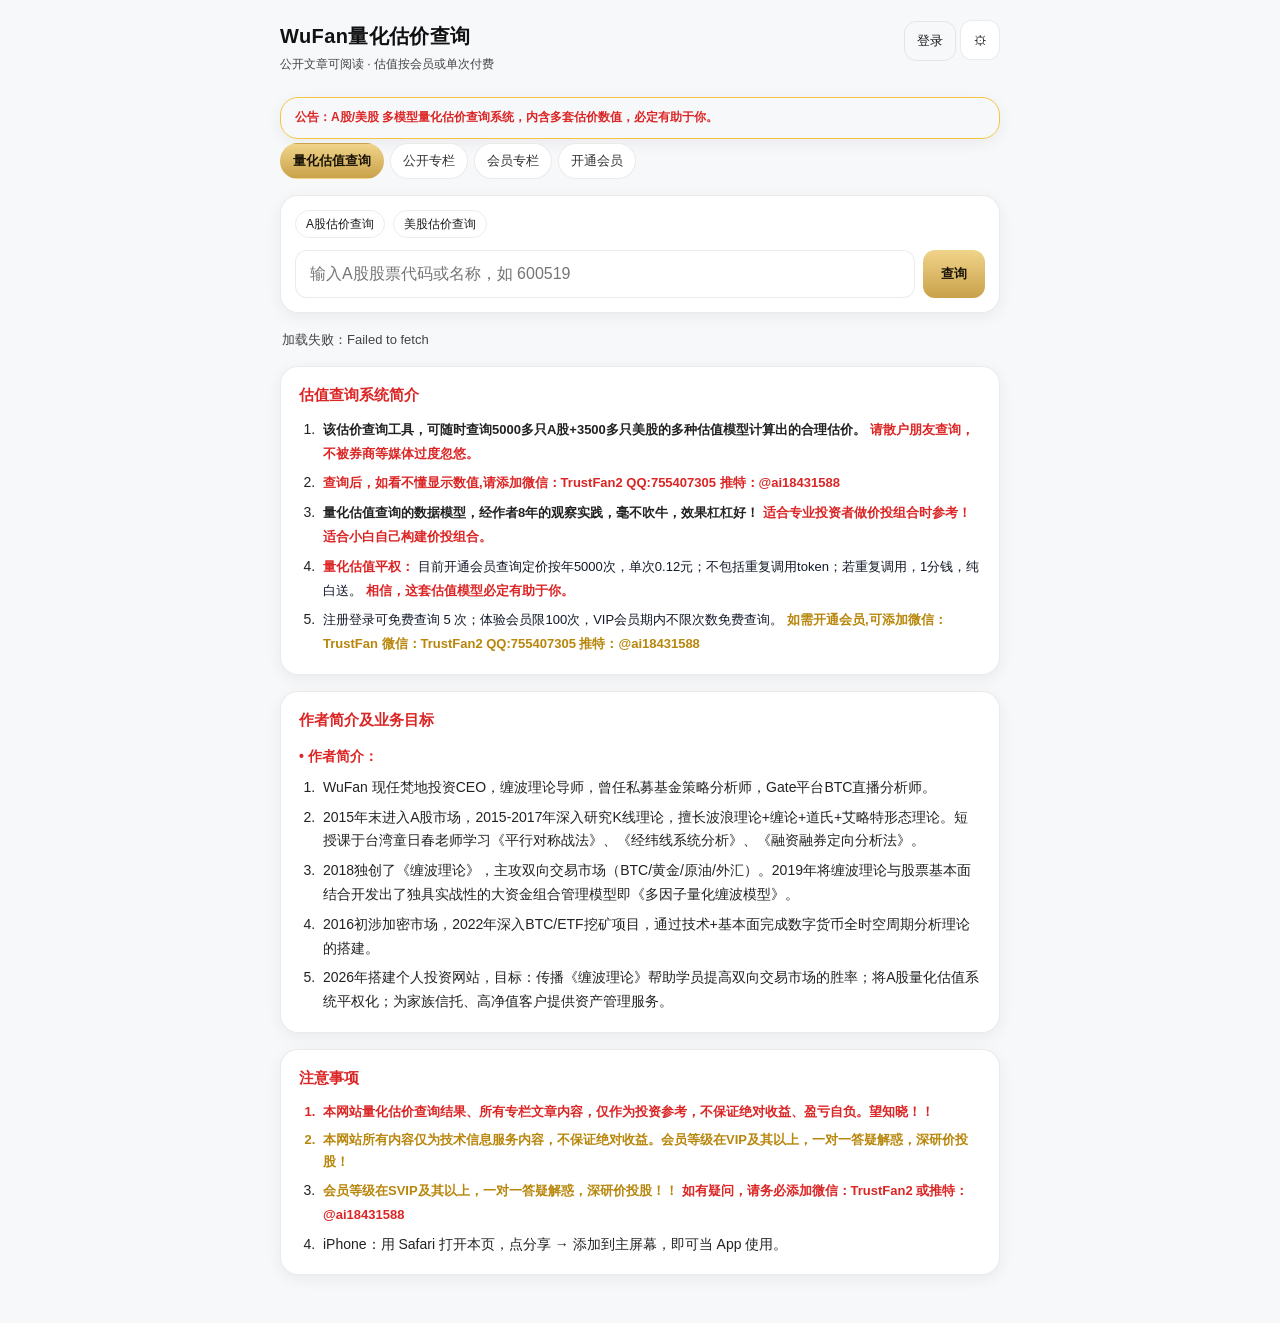
<file: index.html>
<!DOCTYPE html>
<html lang="zh-CN">
<head>
  <meta charset="UTF-8" />
  <meta name="viewport" content="width=device-width, initial-scale=1, viewport-fit=cover" />
  
  <title>WuFan量化估价查询</title>
  <meta name="description" content="WuFan量化估价查询 - A股美股多模型量化估价系统。覆盖5000+只A股与3500+只美股，实时查询合理价与溢价。" /> 
  <meta name="apple-mobile-web-app-capable" content="yes" /> 
  <meta name="mobile-web-app-capable" content="yes" />
  <meta name="apple-mobile-web-app-status-bar-style" content="black-translucent" />
  <meta name="apple-mobile-web-app-title" content="WuFan量化估价查询" />
  <meta name="theme-color" content="#f7f8fa" />
  <link rel="manifest" href="./manifest.json" />
  <link rel="apple-touch-icon" href="./icons/icon.svg" />
  <link rel="icon" href="./icons/icon.svg" />
  <link rel="stylesheet" href="./styles.css" />
</head>
<body>
  <div class="app">
    <header class="header">
      <div class="brand">
        <div>
          <h1>WuFan量化估价查询</h1>
          <div class="sub" id="header-sub">公开文章可阅读 · 估值按会员或单次付费</div>
        </div>
      </div>
      <div class="header-actions">
        <button class="ghost slim" id="btn-account" type="button">登录</button>
        <button class="icon-btn" id="toggle-settings" aria-label="设置">⚙</button>
      </div>
    </header>

    <section class="card notice" style="margin:10px 0;padding:10px 14px;background:transparent;border:0.2px solid #f5c542;">
      <p style="margin:0;color:#dc2626;font-size:12px;text-align:left;font-weight:600;">公告：A股/美股 多模型量化估价查询系统，内含多套估价数值，必定有助于你。</p>
  <!--
       <p style="margin:0;color:#dc2626;font-size:12px;text-align:left;font-weight:600;">WuFan公告：多模型量化估价查询系统，是目前市场上唯一低定价的系统，物超所值！！  </p>
  -->
    </section>

    <nav class="tabs" id="tabs">
      <button class="tab on" data-view="lookup" type="button">量化估值查询</button>
      <button class="tab" data-view="public" type="button">公开专栏</button>
      <button class="tab" data-view="members" type="button">会员专栏</button>
      <button class="tab" data-view="plans" type="button">开通会员</button>
    </nav>


    
    
  <!--    
    <section class="view show" id="view-lookup">
      <section class="search-card">
        <div class="search-row">
          <input id="query" type="text" inputmode="search" autocomplete="off" placeholder="输入A股股票代码或名称，如 600519" /> 
          <button class="primary" id="lookup" type="button">查询</button>
        </div>
        <p class="hint" id="lookup-hint">输入股票代码，即可查。注册登录可免费查询 5 次；体验会员限100次，VIP会员期内可不限次数免费查询。</p>
        <div class="chips" id="chips"></div>

 -->


        <section class="view show" id="view-lookup">
  <section class="search-card">
    <!-- 新增：市场切换 -->
  
    <div class="market-switch" style="display:flex;gap:8px;margin-bottom:12px;">
      <button type="button" class="ghost slim market-btn on" data-market="cn">A股估价查询</button>
      <button type="button" class="ghost slim market-btn" data-market="us">美股估价查询</button>
    </div>
 

     <!--   
  <div class="market-switch">
      <button class="market-btn active" data-market="cn">A股估价查询</button>
      <button class="market-btn" data-market="us">美股估价查询</button>
  </div>
    --> 
    
    <div class="search-row">
      <input id="query" type="text" inputmode="search" autocomplete="off" placeholder="输入A股股票代码或名称，如 600519" /> 
      <button class="primary" id="lookup" type="button">查询</button>
    </div>

        
      </section>
      <p class="status" id="status"></p>
          

      <section class="card paywall" id="paywall">
        <div class="head-row">
          <div class="name-block">
            <div class="code" id="p-code"></div>
            <h2 id="p-name"></h2>
            <div class="industry" id="p-industry"></div>
          </div>
          <div class="badge hold" id="p-badge">待付款</div>
        </div>
        <div class="pay-box">
          <p class="pay-price" id="p-price-line">单次查询估值 <strong id="p-amount">4.9</strong> 元</p>
          <div class="plan-mini" id="pay-alt">
            <p class="hint">开通会员，不限次数查询及免费查看专栏文章。</p>
            <button class="ghost" id="go-plans" type="button">查看会员档位</button>
          </div>
          <img id="p-qr" class="qr" alt="微信收款码" src="./icons/wechat-pay.jpg" />
          <p class="hint">微信扫码付款，备注务必填下面的订单号，否则无法对上。</p>
          <div class="order-line">
            <span>订单号</span>
            <code id="p-order"></code>
            <button class="ghost" id="copy-order" type="button">复制</button>
          </div>
          <p class="pay-note" id="p-note"></p>
          <button class="primary" id="paid-refresh" type="button">我已付款，刷新查询</button>
        </div>
      </section>

      <section class="card result" id="result">
        <div class="head-row">
          <div class="name-block">
            <div class="code" id="r-code"></div>
            <h2 id="r-name"></h2>
            <div class="industry" id="r-industry"></div>
          </div>
          <div class="badge hold" id="r-rating">-</div>
        </div>
        <div class="grid" id="r-fields"></div>
        <div class="note" id="r-note"></div>
      </section>

      <section class="card notice">
        <h3>估值查询系统简介</h3>
        <ol>
          
            <li>
                  <span style="font-weight:600;font-size:13px;">该估价查询工具，可随时查询5000多只A股+3500多只美股的多种估值模型计算出的合理估价。</span>
                  <span style="color:#dc2626;font-weight:600;font-size:13px;">请散户朋友查询，不被券商等媒体过度忽悠。</span>
            </li>
          
            <li><span style="color:#dc2626;font-weight:600; font-size:13px;">查询后，如看不懂显示数值,请添加微信：TrustFan2  QQ:755407305  推特：@ai18431588 </span></li>

            <li>
               <!--
               <span style="font-weight:600;font-size:13px;">量化估值查询的数据模型，经作者8年的观察实践，组合预期年化收益率25-35%！</span>
               -->
              
               <span style="font-weight:600;font-size:13px;">量化估值查询的数据模型，经作者8年的观察实践，毫不吹牛，效果杠杠好！</span>
               <span style="color:#dc2626;font-weight:600;font-size:13px;">适合专业投资者做价投组合时参考！适合小白自己构建价投组合。</span>
            </li>
          
            <li>
                   <span style="color:#dc2626;font-weight:600;font-size:13px;">量化估值平权：</span>
                   <span style="color:#111827;font-size:13px;">目前开通会员查询定价按年5000次，单次0.12元；不包括重复调用token；若重复调用，1分钱，纯白送。</span>
                   <span style="color:#dc2626;font-weight:600;font-size:13px;">相信，这套估值模型必定有助于你。</span>
            </li>

            <li>
               <span style="color:#111827;font-size:13px;"> 注册登录可免费查询 5 次；体验会员限100次，VIP会员期内不限次数免费查询。</span>
               <span style="color:#b8860b;font-weight:600;font-size:13px;">如需开通会员,可添加微信：TrustFan   微信：TrustFan2  QQ:755407305 推特：@ai18431588 </span>
           </li>
          
          
        <!--
          
          <li>
            若您查询的个股为：银行、保险、证券、中国石油、中国石化等大蓝筹，
            <ol>
              <li>若当前市场价低于 GXLGJ, 可 2-3 成仓买入长期持有；</li>
              <li>若当前市场价介于 GXLGJ 与 X1GJ 之间, 可 2 成仓买入长期持有；</li>
              <li>若当前市场价介于 X1GJ 与 X2GJ 之间，可 1-2 成仓买入长期持有，1-2 成仓波动操作；</li>
              <li>若当前市场价介于 X2GJ 与 X3GJ 之间，最好仅使用 1-2 成仓波动操作；</li>
              <li>若当前市场价高于 X3GJ，最好不要碰，不要参与；</li>
            </ol>
          </li>
          <li>
            若您查询的个股为：制造业、ICT 类、医药类，
            <ol>
              <li>若当前市场价低于 X0GJ，可 3-4 成仓买入长期持有；</li>
              <li>若当前市场价介于 X0GJ 与 X1GJ 之间，可 2-3 成仓买入长期持有；</li>
              <li>若当前市场价介于 X1GJ 与 X2GJ 之间，可 1-2 成仓买入长期持有，1-2 成仓波动操作；</li>
              <li>若当前市场价介于 X2GJ 与 X3GJ 之间，最好仅使用 2-3 成仓波动操作；</li>
              <li>若当前市场价高于 X3GJ，最好不要碰，不要参与；</li>
            </ol>
          </li>
       -->
  
  <!--
       
          <li>
            若您查询的个股为：银行、保险、证券、中国石油、中国石化等大蓝筹，
            <ol>
              <li>若当前市场价低于 GXLGJ, 可 2-3 成仓买入长期持有；</li>
              <li>若当前市场价介于 GXLGJ 与 X1GJ 之间, 可 2 成仓买入长期持有；</li>
              <li>若当前市场价介于 X1GJ 与 X2GJ 之间，可 1-2 成仓买入长期持有，1-2 成仓波动操作；</li>
              <li>若当前市场价介于 X2GJ 与 X3GJ 之间，最好仅使用 1-2 成仓波动操作；</li>
              <li>若当前市场价高于 X3GJ，最好不要碰，不要参与；</li>
            </ol>
          </li>
          <li>
            若您查询的个股为：制造业、ICT 类、医药类，
            <ol>
              <li>若当前市场价低于 X0GJ，可 2-3成仓买入长期持有；</li>
              <li>若当前市场价介于 X0GJ 与 X1GJ 之间，可 1-3 成仓买入长期持有；</li>
              <li>若当前市场价介于 X1GJ 与 X2GJ 之间，可 1-2 成仓买入长期持有，1-2 成仓波动操作；</li>
              <li>若当前市场价介于 X2GJ 与 X3GJ 之间，最好仅使用 2-3 成仓波动操作；</li>
              <li>若当前市场价高于 X3GJ，最好不要碰，不要参与；</li>
            </ol>
          </li> 
  
    -->        
        </ol>
      </section>



  

          


      
      <section class="card notice" id="intro">
        <h3>作者简介及业务目标</h3>
     <p style="color:#dc2626;font-weight:600;margin:12px 0 8px; font-size:14px; "><span style="font-size:14px;">•</span>  作者简介：</p>
        <ol>
          <li>WuFan 现任梵地投资CEO，缠波理论导师，曾任私募基金策略分析师，Gate平台BTC直播分析师。</li>
          <li>2015年末进入A股市场，2015-2017年深入研究K线理论，擅长波浪理论+缠论+道氏+艾略特形态理论。短授课于台湾童日春老师学习《平行对称战法》、《经纬线系统分析》、《融资融券定向分析法》。</li>
          <li>2018独创了《缠波理论》，主攻双向交易市场（BTC/黄金/原油/外汇）。2019年将缠波理论与股票基本面结合开发出了独具实战性的大资金组合管理模型即《多因子量化缠波模型》。</li>
          <li>2016初涉加密市场，2022年深入BTC/ETF挖矿项目，通过技术+基本面完成数字货币全时空周期分析理论的搭建。</li>
          <li>2026年搭建个人投资网站，目标：传播《缠波理论》帮助学员提高双向交易市场的胜率；将A股量化估值系统平权化；为家族信托、高净值客户提供资产管理服务。</li>
        </ol>



          
   <!--
    
    <p style="color:#dc2626;font-weight:600;margin:12px 0 8px; font-size:14px; "><span style="font-size:14px;">•</span> 业务目标：</p>
        <ol>
          <li>量化估值平权：本站量化估值查询系统，提供A股5000多只个股多种估值模型估价查询，开通体验会员单次查询低于1元，VIP单次低至0.18元。</li>
          <li>专业投资赋能：量化估值查询为专业投资者节省估价时间成本，尊享VIP为专业投资节省投研时间成本。</li>
          <li>缠波理论授课：传播《缠波理论》，帮助学员提高双向交易市场的胜率。</li>
          <li>高净增值服务: 为高净值客户200w以上制定价投组合稳增定制服务，可签订资管委托协议合同。</li>
          <li>家族信托服务: 为家族大资金客户2000w以上制定定制化资产增值服务，可签订资管委托协议合同。</li>
        </ol>

          

      <p style="color:#dc2626;font-weight:600;margin:12px 0 8px;font-size:14px;"><span style="font-size:14px;">•</span> 联系方式：</p>  
      <div style="display:flex;gap:30px;flex-wrap:wrap;margin-left:18px;align-items:flex-start;">

            <div style="text-align:center;">
               <img src="./icons/wechat-qr.jpg" alt="企业微信二维码" style="width:180px;height:200px;object-fit:contain;border-radius:12px;background:#fff;border:1px solid #eee;" />
               <p style="margin:1px 0 0;color:#b8860b;font-weight:600;font-size:13px;">扫码或长按添加企业微信</p>
           </div>



          
           <div style="text-align:center;">
               <img src="./icons/wechat-gr.jpg" alt="个人微信二维码" style="width:180px;height:200px;object-fit:contain;border-radius:12px;background:#fff;border:1px solid #eee;" />
               <p style="margin:1px 0 0;color:#b8860b;font-weight:600;font-size:13px;">扫码或长按添加个人微信</p>
           </div>

           <div style="text-align:center;">
               <img src="./icons/qrcode-qq.jpg" alt="QQ群二维码" style="width:180px;height:200px;object-fit:contain;border-radius:12px;background:#fff;border:1px solid #eee;" />
               <p style="margin:1px 0 0;color:#b8860b;font-weight:600;font-size:13px;">QQ扫二维码 进入群聊</p>
           </div> 

        
           <div style="text-align:center;">
               <img src="./icons/telegram-qr.jpg" alt="QQ群二维码" style="width:180px;height:200px;object-fit:contain;border-radius:12px;background:#fff;border:1px solid #eee;" />
               <p style="margin:1px 0 0;color:#b8860b;font-weight:600;font-size:13px;">Telegram扫码 进电推群</p>
           </div> 

          

          <div style="text-align:center;">
               <img src="./icons/qrcode-qq2.jpg" alt="QQ群二维码" style="width:180px;height:200px;object-fit:contain;border-radius:12px;background:#fff;border:1px solid #eee;" />
               <p style="margin:1px 0 0;color:#b8860b;font-weight:600;font-size:13px;">QQ扫二维码 进入Q2群</p>
           </div> 
          
       </div>
      -->   
 
       
      </section>
        
 </section>

      
        



    

          




<section class="view" id="view-public">
  <div class="card notice" style="margin: 12px 12px 8px;">
    <h3 style="margin: 0 0 6px; font-size: 15px; color: #dc2626;">公开专栏</h3>
    <p style="color:#dc2626; font-size:13px; margin:0; font-weight:500; line-height:1.5;">
      【公告：体验栏1进2策略将每周统计一次，追踪周效果。】
    </p>
  </div>
  <div class="list" id="public-list" style="padding: 0 12px;">
    <!-- 文章列表由 JS 加载 -->
  </div>
</section>
    





    <section class="view" id="view-members">
      <div class="card notice" id="members-gate">
        <h3>会员专栏</h3>
            <p style="color:#dc2626;font-size:12.5px;">0】游客：    仅可看标题和简介。登录开通会员可看完整全文。</p>
            <p style="color:#dc2626;font-size:12.5px;">1】体验vip： 仅可看体验栏文章，1进2策略，盘前5min量化选出标的，属于超短线。</p>
            <p style="color:#dc2626;font-size:12.5px;">2】普通vip： 可看体验+vip栏，VIP栏追踪10cm+20cm趋势性机会，属于中短线。</p>
            <p style="color:#dc2626;font-size:12.5px;">3】超级VIP： 可看体验+VIP+SVIP栏；SVIP栏主从估值角度，追踪中长线确定性机会，属于中长线资产组合标的。</p>
            <p style="color:#dc2626;font-size:12.5px;">4】尊享VIP： 可看全部栏+尊享投研服务（深研价投票）+ 股指关键预警分析+ 一对一答疑解惑+不定期缠波理论授课服务。</p>
            <p style="color:#dc2626;font-size:12.5px;">5】外盘VIP： 仅可查看外盘栏（BTC/黄金/原油/美股/外汇/内盘期货）的投资策略及时机文章，极高胜率才发文，大概每周仅有1-2篇！</p>
        <div class="actions">
          <button class="primary" id="members-login" type="button">登录</button>
          <button class="ghost" id="members-plans" type="button">开通会员</button>
        </div>
      </div>
      <div class="tabs" id="member-tabs">
        <button class="tab on" data-level="trial" type="button">体验栏</button>
        <button class="tab" data-level="vip" type="button">VIP栏</button>
        <button class="tab" data-level="svip" type="button">SVIP栏</button>
        <button class="tab" data-level="ssvip" type="button">尊享栏</button>
        <button class="tab" data-level="foreign" type="button">外盘栏</button>
      </div>
      <div class="list" id="member-list"></div>
    </section>

    <section class="view" id="view-article">
      <button class="ghost slim" id="article-back" type="button">← 返回列表</button>
      <article class="card article" id="article-box"></article>
    </section>

    <section class="view" id="view-plans">
      <section class="card notice">
        <h3>会员档位</h3>
        <p style="color:#dc2626;font-size:12.5px;">1】扫码支付+填入付款金额+点添加备注，再填：页面生成的订单号；点付款</p>
        <p style="color:#dc2626;font-size:12.5px;">2】支付成功后，请等1分钟，作者在管理页确认到账后立即生效。</p>
        <p style="color:#dc2626;font-size:12.5px;">3】或添加微信：TrustFan2 后,联系开通。　</p>
      </section>
      <div class="plan-grid" id="plan-grid"></div>
      <section class="card paywall" id="vip-paywall">
        <div class="pay-box">
          <p class="pay-price">开通 <span id="v-plan-name">会员</span> <strong id="v-amount">99</strong> 元</p>
          <img class="qr" alt="微信收款码" src="./icons/wechat-pay.jpg" />
          <p class="hint" style="font-weight:700;font-size:16px;color:#dc2626;">扫码转账备注处：必须填下面订单号。</p>
          <div class="order-line">
            <span>订单号</span>
            <code id="v-order"></code>
            <button class="ghost" id="copy-vip-order" type="button">复制</button>
          </div>
          <p class="pay-note">付款后如未到账，微信：TrustFan2 或推特：@ai18431588</p>
          <button class="primary" id="vip-refresh" type="button">我已付款，刷新会员状态</button>
        </div>
      </section>
    </section>

    <section class="view" id="view-me">
      <section class="card notice" id="me-box"></section>
    </section>

    <section class="panel" id="settings">
      <h3>数据源设置</h3>
      <p>正式环境把估值表放阿里云 OSS / 腾讯云 COS 私有桶，网页只填云函数地址。会员与文章也走同一云函数；未上线新接口时使用本机演示数据。</p>
      <label for="api-url">云函数地址</label>
      <input id="api-url" type="url" placeholder="https://xxx.tencentscf.com" />
      <label for="csv-url">本地演示 CSV</label>
      <input id="csv-url" type="url" placeholder="./data/stocks.csv" />
      <div class="actions">
        <button class="primary" id="save-url" type="button">保存并加载</button>
        <button class="ghost" id="reset-url" type="button">恢复默认</button>
      </div>
      <p style="margin-top:14px;">iPhone 用法：Safari 打开本页 → 分享 → 添加到主屏幕。</p>
    </section>







    
    <section class="card notice">
      <h3>注意事项</h3>
      <ol>
        
        <li style="color:#dc2626;font-weight:600;font-size:13px;">本网站量化估价查询结果、所有专栏文章内容，仅作为投资参考，不保证绝对收益、盈亏自负。望知晓！！</li>
        <li style="color:#b8860b;font-weight:600;font-size:13px;">本网站所有内容仅为技术信息服务内容，不保证绝对收益。会员等级在VIP及其以上，一对一答疑解惑，深研价投股！</li>
       
   <!--
        <li style="color:#b8860b;font-weight:600;font-size:13px;">会员等级在VIP及其以上，一对一答疑解惑，深研价投股。如有疑问，请务必添加微信：TrustFan2 或推特：@ai18431588 </li>
   -->
           <li>
               <span style="color:#b8860b;font-weight:600;font-size:13px;">会员等级在SVIP及其以上，一对一答疑解惑，深研价投股！！</span>
               <span style="color:#dc2626;font-weight:600;font-size:13px;">如有疑问，请务必添加微信：TrustFan2 或推特：@ai18431588</span>
           </li>
      <!--
        <li>估值数据由作者每周或每月更新。专栏文章里的表格以截图形式呈现。</li>
      -->
        <li>iPhone：用 Safari 打开本页，点分享 → 添加到主屏幕，即可当 App 使用。</li>
      </ol>
    </section>

   <!-- 
     <footer>
       研究笔记仅供参考，不构成投资建议。付款后请保留订单号以便核对。
     </footer>
   -->
    
  </div>




  
  
  <div class="modal" id="login-modal" hidden>
    <div class="modal-card">
      <h3>手机号登录</h3>
      <p class="hint"> 国内手机号 + 短信验证码，验证码约 5 分钟内有效。</p>
      <label for="login-phone">手机号</label>
      <input id="login-phone" type="tel" inputmode="numeric" maxlength="11" placeholder="11 位手机号" />
      <label for="login-code">验证码</label>
      <div class="search-row">
        <input id="login-code" type="text" inputmode="numeric" maxlength="6" placeholder="6 位验证码" />
        <button class="ghost" id="send-sms" type="button">发送</button>
      </div>
      <p class="hint" id="login-msg"></p>
      <div class="actions">
        <button class="primary" id="do-login" type="button">登录</button>
        <button class="ghost" id="close-login" type="button">取消</button>
      </div>
    </div>
  </div>

  <script src="./app.js?v=24"></script>
</body>
</html>
</file>
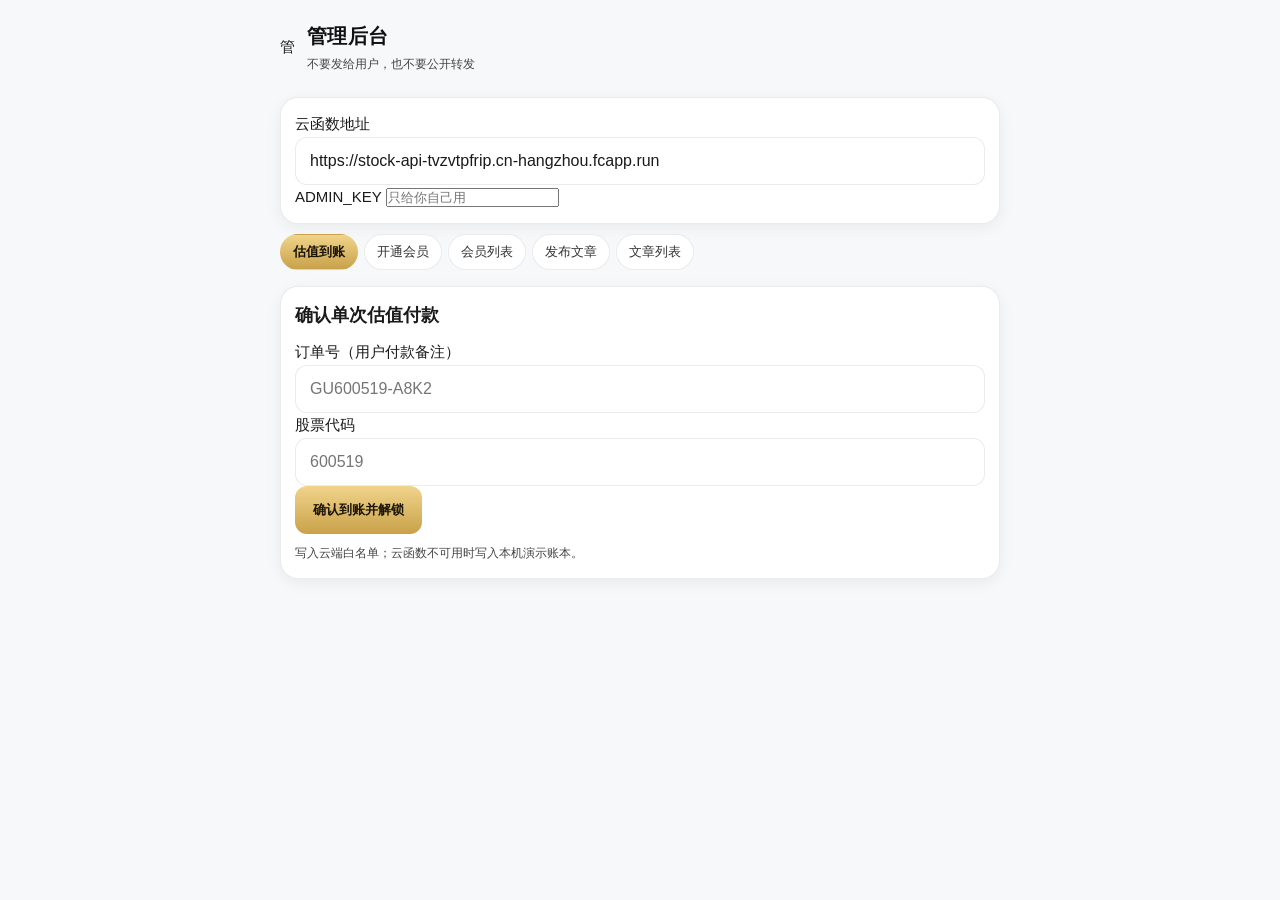
<file: admin.html>
<!DOCTYPE html>
<html lang="zh-CN">
<head>
  <meta charset="UTF-8" />
  <meta name="viewport" content="width=device-width, initial-scale=1" />
  <title>管理后台</title>
  <link rel="stylesheet" href="./styles.css" />
</head>
<body>
  <div class="app">
    <header class="header">
      <div class="brand">
        <div class="logo">管</div>
        <div>
          <h1>管理后台</h1>
          <div class="sub">不要发给用户，也不要公开转发</div>
        </div>
      </div>
    </header>

    <section class="search-card">
      <label for="api">云函数地址</label>
      <input id="api" type="url" placeholder="https://你的云函数域名" />
      <label for="key">ADMIN_KEY</label>
      <input id="key" type="password" placeholder="只给你自己用" />
    </section>

    <nav class="tabs">
      <button class="tab on" data-pane="paid" type="button">估值到账</button>
      <button class="tab" data-pane="vip" type="button">开通会员</button>
      <button class="tab" data-pane="members" type="button">会员列表</button>
      <button class="tab" data-pane="post" type="button">发布文章</button>
      <button class="tab" data-pane="list" type="button">文章列表</button>
    </nav>


    <section class="search-card pane show" id="pane-paid">
      <h3>确认单次估值付款</h3>
      <label for="order">订单号（用户付款备注）</label>
      <input id="order" type="text" placeholder="GU600519-A8K2" />
      <label for="code">股票代码</label>
      <input id="code" type="text" placeholder="600519" />
      <div class="actions">
        <button class="primary" id="unlock" type="button">确认到账并解锁</button>
      </div>
      <p class="hint" id="msg-paid">写入云端白名单；云函数不可用时写入本机演示账本。</p>
    </section>

    <section class="search-card pane" id="pane-vip">
      <h3>确认会员付款</h3>
      <label for="vip-phone">用户手机号</label>
      <input id="vip-phone" type="tel" placeholder="13800000000" />
      <label for="vip-order">订单号</label>
      <input id="vip-order" type="text" placeholder="VIP-TRIAL-7D-XXXX" />
      <label for="vip-plan">开通档位</label>
  
      <select id="vip-plan">
        <option value="trial">   体验会员  · 7 天</option>
        <option value="vip">         VIP  · 6 个月</option>
        <option value="svip">    超级VIP · 12 个月</option>
        <option value="ssvip">   尊享VIP · 12 个月</option>
        <option value="foreign"> 外盘VIP· 12 个月</option>
        <option value="query">   A股专属估值VIP · 12 个月</option>
        <option value="usquery"> 美股专属估值VIP · 12 个月</option>
       
      </select>



      
      <div class="actions">
        <button class="primary" id="unlock-vip" type="button">确认到账并开通</button>
      </div>
      <p class="hint" id="msg-vip">从付款日起算时长。升级不叠加旧套餐剩余天数。</p>
    </section>

    <section class="search-card pane" id="pane-post">
      <h3>发布 / 更新文章</h3>
      <p class="hint">文字可以直接打。图片：可点「选择文件」，也可以把截图复制后，在对应文字框里 Ctrl+V 粘贴。完整估值表请贴到非公开文字框。</p>
      <label for="art-id">文章 ID（可自动生成）</label>
      <input id="art-id" type="text" placeholder="留空则自动生成" />
      <label for="art-title">标题</label>
      <input id="art-title" type="text" placeholder="文章标题" />
      <label for="art-summary">列表简介</label>
      <input id="art-summary" type="text" placeholder="一两句话" />
      <label for="art-vis">类型</label>

     <select id="art-vis">
        <option value="members" selected>会员文章（游客仅可看标题）</option>
       <option value="public">公开文章（游客可读公开区）</option>
     </select>

      
      <label for="art-level">非公开区最低档</label>
      <select id="art-level">
        <option value="trial">体验会员</option>
        <option value="vip">VIP</option>
        <option value="svip">超级VIP</option>
        <option value="ssvip">尊享VIP</option>
        <option value="foreign">外盘VIP</option> 
        
      </select>
      <label for="art-public">公开文字</label>
      <textarea id="art-public" rows="6" placeholder="游客可见的文字。可在此框 Ctrl+V 粘贴示意图截图。"></textarea>
      <label>公开图片（可选示意图）</label>
      <input id="art-pub-files" type="file" accept="image/*" multiple />
      <div class="preview" id="prev-pub"></div>
      <label for="art-private">非公开文字</label>
      <textarea id="art-private" rows="6" placeholder="会员可见的说明。完整表格截图在此框 Ctrl+V 粘贴。"></textarea>
      <label>非公开图片（完整表格截图）</label>
      <input id="art-pri-files" type="file" accept="image/*" multiple />
      <div class="preview" id="prev-pri"></div>
      <div class="actions">
        <button class="primary" id="save-art" type="button">发布文章</button>
        <button class="ghost" id="export-art" type="button">导出 JSON</button>
      </div>
      <p class="hint" id="msg-art">云函数未上线时，文章保存在这台浏览器，并写入 data 导出文件供你上传仓库。</p>
    </section>

    <section class="search-card pane" id="pane-list">
    <h3>已发布</h3>
      <div class="tabs" id="admin-art-tabs">
        <button class="tab on" type="button" data-filter="public">公开栏</button>
        <button class="tab" type="button" data-filter="trial">体验栏</button>
        <button class="tab" type="button" data-filter="vip">VIP栏</button>
        <button class="tab" type="button" data-filter="svip">SVIP栏</button>
        <button class="tab" type="button" data-filter="ssvip">尊享VIP栏</button>
        <button class="tab" type="button" data-filter="foreign">外盘栏</button>
        
   </div>
  <div id="art-list" class="list"></div>

    </section>
   

    <section class="search-card pane" id="pane-members">
      <h3>会员列表</h3>
    
        <div id="member-cols">
        <div>
          <h3>已开通</h3>
          <div id="user-list" class="list"></div>
        </div>
        <div>
          <h3>未开通</h3>
          <div id="guest-list" class="list"></div>
        </div>
      </div>
    </section>



    

    
  </div>

  <style>
    .pane { display: none; }
    .pane.show { display: block; }
 
select, textarea {
  width: 100%;
  border-radius: 12px;
  border: 1px solid #ddd;
  background: #ffffff;
  color: #1a1a1a;
  padding: 12px 14px;
  font-size: 15px;
  font-family: inherit;
}
 
    textarea { min-height: 120px; resize: vertical; }
    .preview img { width: 100%; margin-top: 8px; border-radius: 12px; }
    h3 { margin-bottom: 10px; }
    #member-cols {
       display: grid;
       grid-template-columns: 1fr;
       gap: 12px;
      }
      @media (min-width: 800px) {
      #member-cols { grid-template-columns: 1fr 1fr; }
  }

  </style>

  <script>
    const STORE_KEY = "vango-local-db";
   
  //  const PLANS = { trial: { days: 7 }, vip: { days: 180 }, svip: { days: 365 }, ssvip: { days: 365 }, foreign: { days: 365 } };//


    const PLANS = { trial: { days: 7 }, vip: { days: 180 }, svip: { days: 365 }, ssvip: { days: 365 }, foreign: { days: 365 } ,query: { days: 365 },usquery: { days: 365 }    };



    
    
    const $ = (id) => document.getElementById(id);
    const loadDb = () => {
      try { return Object.assign({ users: {}, orders: [], articles: [] }, JSON.parse(localStorage.getItem(STORE_KEY) || "{}")); }
      catch { return { users: {}, orders: [], articles: [] }; }
    };
    const saveDb = (db) => localStorage.setItem(STORE_KEY, JSON.stringify(db));

    $("api").value = localStorage.getItem("admin-api") || "https://stock-api-tvzvtpfrip.cn-hangzhou.fcapp.run";
    $("key").value = localStorage.getItem("admin-key") || "";

document.querySelectorAll(".tabs .tab[data-pane]").forEach((btn) => {
  btn.onclick = () => {
    document.querySelectorAll(".tabs .tab[data-pane]").forEach((b) => b.classList.remove("on"));
    btn.classList.add("on");
    document.querySelectorAll(".pane").forEach((p) => p.classList.remove("show"));
    $("pane-" + btn.dataset.pane).classList.add("show");
    if (btn.dataset.pane === "list") renderList();
    if (btn.dataset.pane === "members") renderUsers();
  };
});

    
    async function postAdmin(path, body) {
      const api = $("api").value.replace(/\/$/, "");
      const key = $("key").value.trim();
      localStorage.setItem("admin-api", api);
      localStorage.setItem("admin-key", key);
      const res = await fetch(api + path, {
        method: "POST",
        headers: { "Content-Type": "application/json", "X-Admin-Key": key },
        body: JSON.stringify(body)
      });
      return res.json();
    }

    $("unlock").onclick = async () => {
      const order = $("order").value.trim();
      const code = $("code").value.trim();
      $("msg-paid").textContent = "提交中…";
      try {
        const data = await postAdmin("/paid", { order, code });
        $("msg-paid").textContent = data.ok
          ? "已写入云端白名单。让用户再点刷新。"
          : ("云端失败：" + (data.message || "") + "，改写本机账本。");
        if (!data.ok) throw new Error("fallback");
      } catch {
        const db = loadDb();
        db.orders.push({ orderId: order, type: "query", code, status: "paid", createdAt: Date.now() });
        saveDb(db);
        $("msg-paid").textContent = "云函数不可用，已写入本机演示账本。同一浏览器的前台刷新可解锁。";
      }
    };

    $("unlock-vip").onclick = async () => {
      const phone = $("vip-phone").value.trim();
      const order = $("vip-order").value.trim();
      const planId = $("vip-plan").value;
      if (!/^1[3-9]\d{9}$/.test(phone)) {
        $("msg-vip").textContent = "手机号不正确";
        return;
      }
      $("msg-vip").textContent = "提交中…";
      
        try {
        const data = await postAdmin("/admin/vip", { phone, order, plan: planId, planId });
        if (data && data.ok) {
          $("msg-vip").textContent = "已在云端开通。让用户刷新会员状态。";
          return;
        }
        $("msg-vip").textContent = "云端失败：" + ((data && data.message) || "无返回");
      } catch (err) {
        $("msg-vip").textContent = "请求失败：" + (err && err.message ? err.message : String(err));
      }
    };

    const pubFiles = [];
    const priFiles = [];

    function readFiles(input, bucket, previewId) {
      const list = Array.from(input.files || []);
      Promise.all(list.map((file) => new Promise((resolve) => {
        const reader = new FileReader();
        reader.onload = () => resolve(reader.result);
        reader.readAsDataURL(file);
      }))).then((urls) => {
        bucket.length = 0;
        urls.forEach((u) => bucket.push(u));
        const box = $(previewId);
        box.innerHTML = "";
        urls.forEach((src) => {
          const img = document.createElement("img");
          img.src = src;
          box.appendChild(img);
        });
      });
    }

    $("art-pub-files").onchange = () => readFiles($("art-pub-files"), pubFiles, "prev-pub");
    $("art-pri-files").onchange = () => readFiles($("art-pri-files"), priFiles, "prev-pri");

    function addImageData(bucket, previewId, dataUrl) {
      bucket.push(dataUrl);
      const box = $(previewId);
      const img = document.createElement("img");
      img.src = dataUrl;
      box.appendChild(img);
    }

    function bindPaste(textareaId, bucket, previewId) {
      $(textareaId).addEventListener("paste", (e) => {
        const items = e.clipboardData && e.clipboardData.items;
        if (!items) return;
        let got = false;
        for (const item of items) {
          if (item.type && item.type.indexOf("image") === 0) {
            got = true;
            const file = item.getAsFile();
            const reader = new FileReader();
            reader.onload = () => addImageData(bucket, previewId, reader.result);
            reader.readAsDataURL(file);
          }
        }
        if (got) {
          e.preventDefault();
          $("msg-art").textContent = "已粘贴图片，发布时会随文章保存。";
        }
      });
    }
    bindPaste("art-public", pubFiles, "prev-pub");
    bindPaste("art-private", priFiles, "prev-pri");
    var savedPublishedAt = 0;

    function currentArticle() {
      var now = Date.now();
      return {
        id: $("art-id").value.trim() || ("art-" + now),
        title: $("art-title").value.trim(),
        summary: $("art-summary").value.trim(),
        visibility: $("art-vis").value,
        minLevel: $("art-level").value,
        publicBody: $("art-public").value,
        privateBody: $("art-private").value,
        publicImages: pubFiles.slice(),
        privateImages: priFiles.slice(),
        published: true,
        publishedAt: savedPublishedAt || now,
        createdAt: savedPublishedAt || now,
        updatedAt: now
      };
    }

    
    $("save-art").onclick = async () => {
      const article = currentArticle();
      if (!article.title) {
        $("msg-art").textContent = "请填写标题";
        return;
      }
      $("msg-art").textContent = "保存中…";
      try {
        const data = await postAdmin("/admin/article", article);
        if (data.ok) {
         $("msg-art").textContent = article.visibility === "public"
          ? "已发布到 GitHub 公开栏。"
          : "已发布到云端。";
          return;
        }
        throw new Error("fallback");
      } catch {
        const db = loadDb();
        const idx = db.articles.findIndex((a) => a.id === article.id);
        if (idx >= 0) db.articles[idx] = article;
        else db.articles.push(article);
        saveDb(db);
        $("msg-art").textContent = "已保存到本机。用户打开同一浏览器即可看到。正式环境请接云函数，勿把完整表截图提交到公开仓库。";
        $("art-id").value = article.id;
      }
    };

    $("export-art").onclick = () => {
      const db = loadDb();
      const blob = new Blob([JSON.stringify(db.articles || [], null, 2)], { type: "application/json" });
      const a = document.createElement("a");
      a.href = URL.createObjectURL(blob);
      a.download = "articles.json";
      a.click();
    };


    var adminArtFilter = "public";

    function matchAdminFilter(art) {
      if (adminArtFilter === "public") return art.visibility === "public";
      return art.visibility === "members" && (art.minLevel || "trial") === adminArtFilter;
    }

    
       async function renderList() {
      const box = $("art-list");
      box.innerHTML = "<p class='hint'>正在从云端加载…</p>";
      var items = [];
      try {
        const api = $("api").value.replace(/\/$/, "");
        const key = $("key").value.trim();
        const res = await fetch(api + "/admin/articles", {
          headers: { "X-Admin-Key": key },
          cache: "no-store"
        });
        const data = await res.json();
        if (data && data.ok && Array.isArray(data.items)) items = data.items;
      } catch (e) {}
      box.innerHTML = "";
      
      items = items.filter(matchAdminFilter);
      if (!items.length) {
        box.innerHTML = "<p class='hint'>这一栏还没有文章。</p>";
        return;
      }
      items.forEach((art) => {
        
        const row = document.createElement("section");
        row.className = "card article-card";
        
        

row.innerHTML = '<span class="level-tag"></span><h2></h2><p></p><div class="actions" style="margin-top:8px"><button class="ghost" type="button" data-pin="1">置顶</button><button class="ghost" type="button" data-del="1">删除</button></div>';
row.querySelector("[data-pin]").textContent = art.pinned ? "取消置顶" : "置顶";
row.querySelector("[data-pin]").onclick = async function (e) {
  e.stopPropagation();
  try {
    const data = await postAdmin("/admin/article", Object.assign({}, art, { pinned: !art.pinned }));
    if (!data.ok) throw new Error(data.message || "置顶失败");
    renderList();
  } catch (err) {
    alert(err.message || "置顶失败");
  }
};
        
        row.querySelector(".level-tag").textContent = (art.visibility || "") + " / " + (art.minLevel || "");
        row.querySelector("h2").textContent = art.title || art.id;
        row.querySelector("p").textContent = art.summary || "";
        row.querySelector("h2").onclick = function () {
          $("art-id").value = art.id;
          savedPublishedAt = Number(art.publishedAt || art.createdAt || 0);
          
          $("art-title").value = art.title || "";
          $("art-summary").value = art.summary || "";
          $("art-vis").value = art.visibility || "public";
          $("art-level").value = art.minLevel || "trial";
          $("art-public").value = art.publicBody || "";
          $("art-private").value = art.privateBody || "";
          pubFiles.length = 0;
          priFiles.length = 0;
          (art.publicImages || []).forEach((x) => pubFiles.push(x));
          (art.privateImages || []).forEach((x) => priFiles.push(x));
          $("prev-pub").innerHTML = pubFiles.map((src) => "<img src=\"" + src + "\">").join("");
          $("prev-pri").innerHTML = priFiles.map((src) => "<img src=\"" + src + "\">").join("");
          document.querySelector('[data-pane="post"]').click();
        };
        row.querySelector("[data-del]").onclick = async function (e) {
          e.stopPropagation();
          if (!confirm("确定删除：" + (art.title || art.id) + "？")) return;
          try {
            const data = await postAdmin("/admin/article/delete", { id: art.id });
            if (!data.ok) throw new Error(data.message || "删除失败");
            renderList();
          } catch (err) {
            alert(err.message || "删除失败");
          }
        };
        box.appendChild(row);
      });
    }

    
      async function extendUser(phone, days) {
      const data = await postAdmin("/admin/user/extend", { phone: phone, days: days });
      if (!data || !data.ok) throw new Error((data && data.message) || "延期失败");
      renderUsers();
    }

    function daysOf(level) {
      if (level === "ssvip") return 365;
      if (level === "svip") return 365;
      if (level === "vip") return 180;
      return 7;
    }

    function userCard(u, box, withExtend) {
      const row = document.createElement("section");
      row.className = "card article-card";
      row.innerHTML = "<span class='level-tag'></span><h2></h2><p></p>";
      row.querySelector(".level-tag").textContent = u.levelText || u.level;
      row.querySelector("h2").textContent = u.phone;
      row.querySelector("p").textContent = "到期：" + (u.expireText || "—");
      if (withExtend) {
        const btn = document.createElement("button");
        btn.type = "button";
        btn.className = "primary";
        btn.style.marginTop = "8px";
        btn.textContent = "一键延期";
        btn.onclick = function (e) {
          e.stopPropagation();
          const days = daysOf(u.level);
          if (!confirm(u.phone + " 延期 " + days + " 天？")) return;
          extendUser(u.phone, days).catch(function (err) { alert(err.message || "延期失败"); });
        };
    

        row.appendChild(btn);
        const del = document.createElement("button");
        del.type = "button";
        del.className = "ghost";
        del.style.marginTop = "8px";
        del.style.marginLeft = "8px";
        del.textContent = "删除";
        del.onclick = async function (e) {
          e.stopPropagation();
          if (!confirm("删除 " + u.phone + " ？")) return;
          const data = await postAdmin("/admin/user/delete", { phone: u.phone });
          if (!data || !data.ok) { alert((data && data.message) || "删除失败"); return; }
          renderUsers();
        };
        row.appendChild(del);
      }

      
      row.onclick = function () {
        $("vip-phone").value = u.phone;
        document.querySelector('[data-pane="vip"]').click();
      };
      box.appendChild(row);
    }

    async function renderUsers() {
      const vipBox = $("user-list");
      const guestBox = $("guest-list");
      vipBox.innerHTML = "<p class='hint'>正在加载…</p>";
      if (guestBox) guestBox.innerHTML = "";
      var items = [];
      try {
        const api = $("api").value.replace(/\/$/, "");
        const key = $("key").value.trim();
        const res = await fetch(api + "/admin/users", {
          headers: { "X-Admin-Key": key },
          cache: "no-store"
        });
        const data = await res.json();
        if (data && data.ok && Array.isArray(data.items)) items = data.items;
      } catch (e) {}
      vipBox.innerHTML = "";
      if (guestBox) guestBox.innerHTML = "";
      const members = items.filter(function (u) { return u.level && u.level !== "none"; });
      const guests = items.filter(function (u) { return !u.level || u.level === "none"; });
      if (!members.length) vipBox.innerHTML = "<p class='hint'>暂无已开通会员。</p>";
      members.forEach(function (u) { userCard(u, vipBox, true); });
      if (guestBox) {
        if (!guests.length) guestBox.innerHTML = "<p class='hint'>暂无未开通用户。</p>";
        guests.forEach(function (u) { userCard(u, guestBox, false); });
      }
    }
    
    $("admin-art-tabs").addEventListener("click", function (e) {
      const btn = e.target.closest("[data-filter]");
      if (!btn) return;
      adminArtFilter = btn.dataset.filter;
      document.querySelectorAll("#admin-art-tabs .tab").forEach(function (el) {
        el.classList.toggle("on", el === btn);
      });
      renderList();
    });

    
  </script>
</body>
</html>
</file>
<file: styles.css>
:root {
  --bg: #f7f8fa;
  --bg-elev: #ffffff;
  --bg-card: #ffffff;
  --line: rgba(0, 0, 0, 0.08);
  --text: #1a1a1a;
  --muted: #444444;
  --gold: #c9a063;
  --gold-dim: rgba(201, 160, 99, 0.15);
  --buy: #16a34a;
  --hold: #c9a063;
  --sell: #dc2626;
  --danger: #dc2626;
  --shadow: 0 4px 16px rgba(0, 0, 0, 0.06);
  --radius: 18px;
}

* { box-sizing: border-box; margin: 0; padding: 0; }

html, body {
  min-height: 100%;
  background: var(--bg);
  color: var(--text);
  font-family: -apple-system, BlinkMacSystemFont, "SF Pro Text", "PingFang SC", "Noto Sans SC", "Microsoft YaHei", sans-serif;
  -webkit-font-smoothing: antialiased;
  font-size: 15px;
  line-height: 1.65;
}

body { padding: 20px 16px 48px; }
.app { max-width: 720px; margin: 0 auto; }

.header { display: flex; align-items: flex-start; justify-content: space-between; gap: 12px; margin-bottom: 22px; }
.brand { display: flex; align-items: center; gap: 12px; }
h1 { font-size: 20px; letter-spacing: 0.02em; color: #111; font-weight: 700; }
.sub { color: #444; font-size: 12px; margin-top: 2px; }

.icon-btn { width: 40px; height: 40px; border: 1px solid var(--line); background: #fff; color: var(--text); border-radius: 12px; cursor: pointer; }

.search-card, .card, .panel { background: #ffffff; border: 1px solid var(--line); border-radius: var(--radius); box-shadow: var(--shadow); }
.search-card { padding: 14px; margin-bottom: 16px; }
.search-row { display: flex; gap: 8px; }

input[type="text"], input[type="url"], input[type="tel"] {
  width: 100%; height: 48px; border-radius: 12px; border: 1px solid var(--line);
  background: #ffffff; color: #1a1a1a; padding: 0 14px; font-size: 16px; outline: none;
}
input:focus { border-color: rgba(201, 160, 99, 0.6); }

button.primary {
  height: 48px; padding: 0 18px; border: 0; border-radius: 12px;
  background: linear-gradient(180deg, #f0d48a, #c9a14a); color: #1a1406; font-weight: 700;
  cursor: pointer; white-space: nowrap;
}

.hint { margin-top: 10px; color: #444; font-size: 12px; }
.chips { display: flex; flex-wrap: wrap; gap: 8px; margin-top: 12px; }
.chip { border: 1px solid #e5e7eb; background: #f3f4f6; color: #1a1a1a; border-radius: 999px; padding: 6px 10px; font-size: 12px; font-weight: 500; cursor: pointer; }
.status { color: #444; font-size: 13px; margin: 8px 2px 16px; min-height: 18px; }

.result { display: none; }
.result.show { display: block; }
.paywall { display: none; }
.paywall.show { display: block; }

.head-row { display: flex; justify-content: space-between; gap: 12px; padding: 18px 18px 8px; }
.name-block .code { color: var(--gold); font-size: 13px; letter-spacing: 0.06em; }
.name-block h2 { font-size: 26px; margin: 4px 0; color: #111; }
.industry { color: #444; font-size: 13px; }

.badge { align-self: flex-start; padding: 6px 10px; border-radius: 999px; font-size: 13px; font-weight: 700; }
.badge.buy { background: rgba(22, 163, 74, 0.12); color: var(--buy); }
.badge.hold { background: var(--gold-dim); color: var(--hold); }
.badge.sell { background: rgba(220, 38, 38, 0.12); color: var(--sell); }

.grid { display: grid; grid-template-columns: 1fr 1fr; gap: 1px; background: var(--line); border-top: 1px solid var(--line); }
.cell { background: #fff; padding: 14px 16px; }
.cell .k { color: #444; font-size: 12px; }
.cell .v { margin-top: 4px; font-size: 16px; font-weight: 600; }

.note { padding: 16px 18px 18px; color: #333; line-height: 1.6; font-size: 14px; }

.notice { margin-top: 16px; padding: 16px 18px 18px; color: #222; }
.notice h3 { font-size: 15px; margin-bottom: 10px; color: var(--danger) !important; font-weight: 700; }
.notice ol, .notice li { padding-left: 18px; font-size: 14px; line-height: 1.7; }
.notice li + li { margin-top: 6px; }





#intro h3 { color: var(--danger) !important; }
#intro p { color: var(--danger) !important; font-weight: 600; }

.panel { display: none; padding: 16px; margin-top: 16px; }
.panel.open { display: block; }

button.ghost { height: 42px; padding: 0 14px; border-radius: 12px; border: 1px solid var(--line); background: transparent; color: var(--text); cursor: pointer; }
button.ghost.slim { height: 40px; padding: 0 12px; font-size: 13px; }

.tabs { display: flex; flex-wrap: wrap; gap: 6px; margin: -6px 0 16px; }
.tab { border: 1px solid var(--line); background: #ffffff; color: #333; border-radius: 999px; padding: 8px 12px; font-size: 13px; cursor: pointer; }
.tab.on { color: #1a1406; background: linear-gradient(180deg, #f0d48a, #c9a14a); border-color: transparent; font-weight: 700; }

.view { display: none; }
.view.show { display: block; }

.list { display: flex; flex-direction: column; gap: 12px; }
.article-card { padding: 16px 18px; cursor: pointer; }
.article { padding: 18px; }
.article .body { color: #333; font-size: 15px; line-height: 1.75; white-space: pre-wrap; }

.plan-grid { display: grid; grid-template-columns: 1fr 1fr; gap: 12px; margin: 12px 0 16px; }
@media (max-width: 640px) { .plan-grid { grid-template-columns: 1fr; } }

.qr { width: 260px; height: 260px; object-fit: contain; background: #fff; border-radius: 12px; padding: 10px; }
.order-line { margin: 14px 0; display: flex; align-items: center; justify-content: center; gap: 8px; flex-wrap: wrap; color: #555; font-size: 13px; }
.order-line code { color: var(--gold); font-size: 16px; }
.pay-box { padding: 8px 18px 18px; text-align: center; }
.pay-price strong { color: var(--gold); font-size: 28px; }

.modal { position: fixed; inset: 0; background: rgba(0,0,0,.4); display: grid; place-items: center; padding: 16px; z-index: 40; }
.modal[hidden] { display: none !important; }
.modal-card { width: min(420px, 100%); background: #ffffff; border: 1px solid var(--line); border-radius: 18px; padding: 18px; box-shadow: var(--shadow); }

footer { margin-top: 28px; color: #666; font-size: 12px; text-align: center; line-height: 1.6; }

@media (max-width: 480px) {
  body { padding: 12px 10px 32px; font-size: 14px; }
  .search-row { flex-direction: column; }
  .search-row button.primary { width: 100%; }
  .qr { width: 180px; height: 180px; }
  .head-row { flex-direction: column; align-items: flex-start; }
}

#paywall, #vip-paywall { display: none !important; }
#paywall.show, #vip-paywall.show { display: block !important; }

.plan-card {
  padding: 18px;
  overflow: hidden;
  word-break: break-word;
  overflow-wrap: anywhere;
}

.plan-card ul {
  color: #444;
  font-size: 13px;
  line-height: 1.7;
  padding-left: 18px;
  margin: 8px 0 14px;
}

.plan-card li {
  white-space: normal;
  overflow-wrap: anywhere;
  word-break: break-word;
}

.plan-grid {
  display: grid;
  grid-template-columns: 1fr 1fr;
  gap: 12px;
  margin: 12px 0 16px;
}

@media (max-width: 640px) {
  .plan-grid {
    grid-template-columns: 1fr;
  }
}




#members-gate {
  margin-bottom: 12px;
}

#members-gate .actions {
  margin-top: 12px;
  display: flex;
  gap: 10px;
  justify-content: flex-start;
}

#members-gate button {
  height: 40px;
  padding: 0 16px;
  border-radius: 999px;
}

#member-tabs {
  margin: 16px 0 12px;
  padding-left: 4px;
  display: flex;
  flex-wrap: wrap;
  gap: 8px;
}

.plan-card {
  padding: 18px;
  background: #ffffff;
  border: 1px solid var(--line);
  border-radius: 18px;
}

.plan-card .level-tag {
  display: inline-block;
  font-size: 12px;
  padding: 4px 10px;
  border-radius: 999px;
  background: var(--gold-dim);
  color: var(--gold);
  font-weight: 600;
  margin-bottom: 8px;
}

.plan-card .price {
  color: var(--gold);
  font-size: 32px;
  font-weight: 800;
  margin: 6px 0 4px;
  line-height: 1.1;
}

.plan-card .hint {
  color: #666;
  font-size: 13px;
  margin-bottom: 10px;
}

.plan-card ul {
  color: #333;
  font-size: 13px;
  line-height: 1.7;
  padding-left: 18px;
  margin: 8px 0 16px;
}

.plan-card li {
  margin-bottom: 4px;
}


.article-card .level-tag {
  display: inline-block;
  font-size: 11px;
  padding: 3px 8px;
  border-radius: 999px;
  background: var(--gold-dim);
  color: var(--gold);
  font-weight: 600;
  margin-bottom: 6px;
}

.article-card h2 {
  font-size: 16px;
  margin: 4px 0 6px;
  color: #111;
  line-height: 1.4;
}

.article-card p {
  color: #555;
  font-size: 13px;
  line-height: 1.6;
  margin: 0;
}

.article-card h2 {
  font-size: 16px !important;
  line-height: 1.4;
}


/* 取消特定行的红色，改回普通黑色 
.notice ol > li:nth-of-type(2),
#intro ol > li:nth-of-type(2),
.notice li[style*="dc2626"],
#intro li[style*="dc2626"] {
  color: #222 !important;
  font-weight: normal !important;
}*/


.qr {
  width: 360px !important;
  height: 360px !important;
  max-width: 95%;
  object-fit: contain;
}

.order-line code {
  color: #dc2626 !important;
  font-weight: 600;
}
/* 普通红色#dc2626  黑色#111 */
.plan-card .price {
  color: #111 !important;
}

.article h2 {
  font-size: 18px !important;
}



.notice ol {
  padding-left: 20px;      /* 整个列表左边缩进 20px */
}
.notice li {
  padding-left: 4px !important;  /* 每个列表项的文字和数字之间只留 4px 间隙 */
}


/* 文章内所有图片自动缩小适配 */
.article img,
.shots img,
#art-public-imgs img,
#art-private img {
  max-width: 100% !important;
  width: 100% !important;
  height: auto !important;
  display: block;
  margin: 12px 0;
  border-radius: 12px;
  object-fit: contain;
}





/* 市场切换按钮 */
.market-switch {
  display: flex;
  gap: 6px;
  margin-bottom: 10px;
}

.market-btn {
  padding: 3px 10px !important;
  height: 28px !important;
  line-height: 1 !important;
  border-radius: 14px !important;
  font-size: 12px !important;
  border: 1px solid #e5e7eb;
  background: #fff;
  color: #374151;
  cursor: pointer;
  transition: all 0.2s;
}

.market-btn.active {
  background: linear-gradient(180deg, #f0d48a, #c9a14a) !important;
  color: #1a1406 !important;
  border-color: transparent !important;
  font-weight: 600 !important;
}



/* 鼠标悬停效果（可选） */
.market-btn:hover:not(.active) {
  border-color: #f59e0b;
  color: #d97706;
}
</file>
